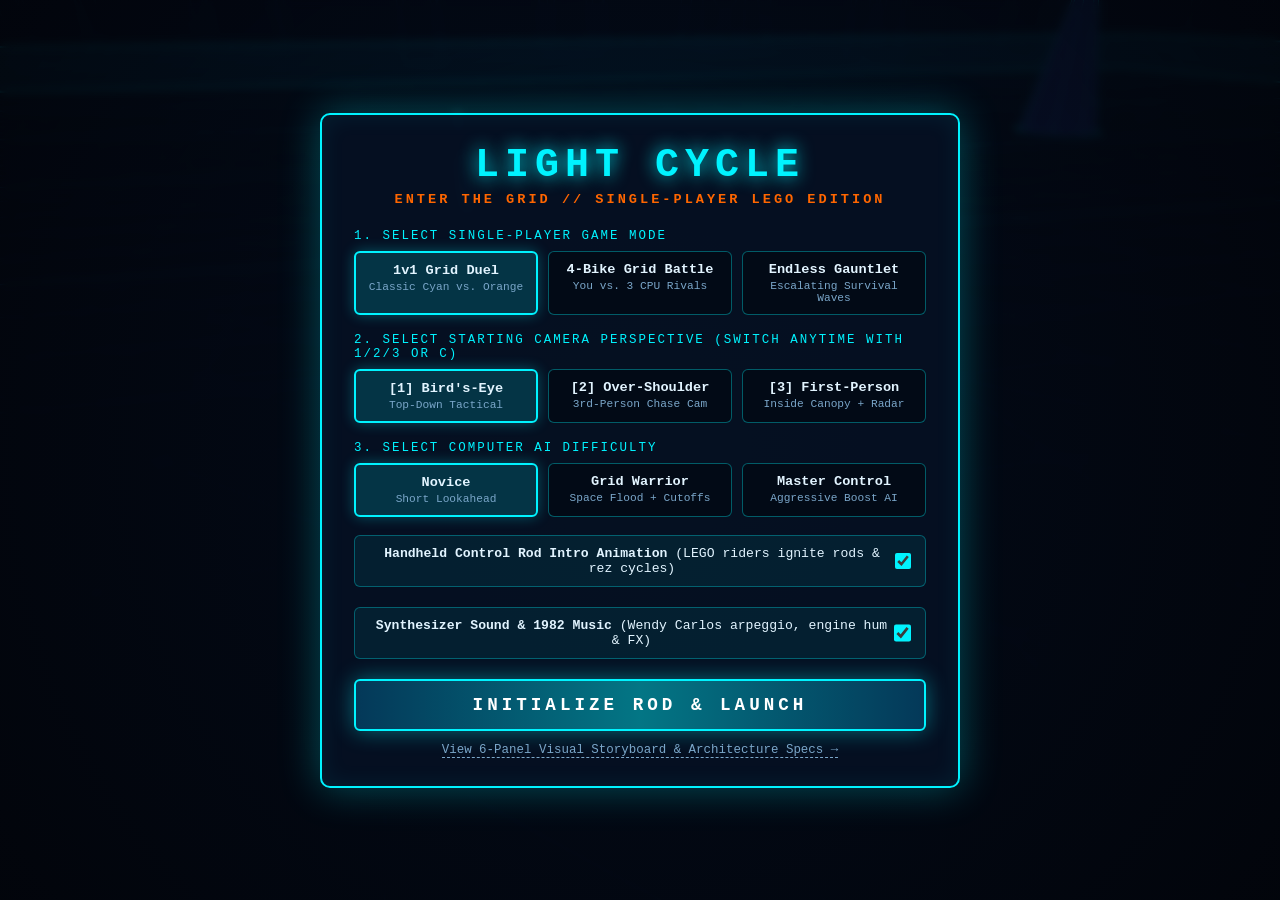
<file: index.html>
<!DOCTYPE html>
<html lang="en">
<head>
  <meta charset="UTF-8" />
  <meta name="viewport" content="width=device-width, initial-scale=1.0" />
  <title>TRON: LIGHT CYCLE — 3D Grid Arena</title>
  <link rel="stylesheet" href="style.css" />
</head>
<body>
  <div id="game-container">
    <canvas id="three-canvas"></canvas>
  </div>

  <!-- Subtle CRT Scanlines -->
  <div class="scanlines"></div>

  <!-- First-Person Tactical Gameplay HUD Overlay (Active in [3] First-Person View) -->
  <div id="cockpit-overlay">
    <svg viewBox="0 0 1600 900" preserveAspectRatio="none">
      <defs>
        <filter id="hudGlow">
          <feGaussianBlur stdDeviation="3" result="b" />
          <feMerge>
            <feMergeNode in="b" />
            <feMergeNode in="SourceGraphic" />
          </feMerge>
        </filter>
      </defs>
      <!-- Subtle Corner Visor Framing -->
      <path d="M 35,130 L 35,55 L 135,55" fill="none" stroke="#00f3ff" stroke-width="3" opacity="0.45" filter="url(#hudGlow)" />
      <path d="M 1565,130 L 1565,55 L 1465,55" fill="none" stroke="#00f3ff" stroke-width="3" opacity="0.45" filter="url(#hudGlow)" />
      <path d="M 35,770 L 35,845 L 135,845" fill="none" stroke="#00f3ff" stroke-width="3" opacity="0.45" filter="url(#hudGlow)" />
      <path d="M 1565,770 L 1565,845 L 1465,845" fill="none" stroke="#00f3ff" stroke-width="3" opacity="0.45" filter="url(#hudGlow)" />

      <!-- Horizon Lane Guide Rails (converging toward center vanishing point without blocking view) -->
      <line x1="560" y1="885" x2="735" y2="515" stroke="#00f3ff" stroke-width="1.5" stroke-dasharray="10,8" opacity="0.32" />
      <line x1="1040" y1="885" x2="865" y2="515" stroke="#00f3ff" stroke-width="1.5" stroke-dasharray="10,8" opacity="0.32" />

      <!-- Minimalist Center Horizon Pitch Ticks -->
      <line x1="755" y1="450" x2="780" y2="450" stroke="#00f3ff" stroke-width="2" opacity="0.55" />
      <line x1="820" y1="450" x2="845" y2="450" stroke="#00f3ff" stroke-width="2" opacity="0.55" />
      <circle cx="800" cy="450" r="3" fill="#00f3ff" opacity="0.7" />

      <!-- Bottom Cockpit Instrument Arc -->
      <path d="M 460,900 Q 800,820 1140,900" fill="none" stroke="#00f3ff" stroke-width="2.5" opacity="0.5" filter="url(#hudGlow)" />
    </svg>

    <!-- Dynamic Tactical Telemetry Readouts for First-Person Play -->
    <!-- Top Compass / Cardinal Heading Tape -->
    <div id="fp-compass-box">
      <span class="fp-sub-label">HEADING</span>
      <span id="fp-heading-val">EAST (090&deg;)</span>
      <span id="fp-enemy-bearing" class="fp-enemy-tag">CPU: AHEAD RIGHT</span>
    </div>

    <!-- Left Wing: Turn Clearance Sensor -->
    <div id="fp-left-sensor" class="fp-side-sensor">
      <div class="fp-sensor-header">&larr; [A] LEFT CLEARANCE</div>
      <div id="fp-left-dist" class="fp-sensor-dist">95m</div>
      <div class="fp-sensor-bar-bg">
        <div id="fp-left-bar" class="fp-sensor-bar-fill"></div>
      </div>
      <div id="fp-left-status" class="fp-sensor-status">OPEN LANE</div>
    </div>

    <!-- Right Wing: Turn Clearance Sensor -->
    <div id="fp-right-sensor" class="fp-side-sensor right">
      <div class="fp-sensor-header">RIGHT CLEARANCE [D] &rarr;</div>
      <div id="fp-right-dist" class="fp-sensor-dist">95m</div>
      <div class="fp-sensor-bar-bg">
        <div id="fp-right-bar" class="fp-sensor-bar-fill"></div>
      </div>
      <div id="fp-right-status" class="fp-sensor-status">OPEN LANE</div>
    </div>

    <!-- Center Forward Laser Rangefinder & Recommended Turn Prompt -->
    <div id="fp-forward-Cluster">
      <div id="fp-fwd-range">FWD RANGE: 148m</div>
      <div id="fp-turn-advisor"></div>
    </div>

    <!-- Bottom Center Digital Dashboard (Speed + Boost Gauge) -->
    <div id="fp-bottom-dash">
      <div class="fp-dash-item">
        <span class="fp-sub-label">VELOCITY</span>
        <span id="fp-dash-speed">143 KM/H</span>
      </div>
      <div class="fp-dash-divider"></div>
      <div class="fp-dash-item">
        <span class="fp-sub-label">TURBINE BOOST [W / SPACE]</span>
        <div class="fp-boost-track">
          <div id="fp-dash-boost"></div>
        </div>
      </div>
    </div>
  </div>

  <!-- Top HUD Bar -->
  <div id="hud-top">
    <!-- Left Box: Score & Boost Telemetry -->
    <div class="hud-box">
      <div class="hud-title">GRID TELEMETRY // TURBINE STATUS</div>
      <div class="score-row">
        <span id="score-player" class="score-item cyan">P1: 0</span>
        <span id="score-ai" class="score-item orange">CPU: 0</span>
      </div>
      <div class="telemetry-row">
        <div class="boost-bar-wrap" title="Boost Energy (Ride close to walls to slipstream-charge)">
          <div id="boost-fill"></div>
        </div>
        <span id="speed-readout">142 KM/H</span>
      </div>
    </div>

    <!-- Center Box: Live Camera Perspective Switcher & Sound Toggle -->
    <div class="hud-box">
      <div class="hud-title">CAMERA [1 / 2 / 3 / C] &bull; PAUSE [P] &bull; AUDIO [M]</div>
      <div class="cam-switcher">
        <button class="cam-btn active" data-hud-cam="BIRDS_EYE">[1] BIRD'S-EYE</button>
        <button class="cam-btn" data-hud-cam="OVER_SHOULDER">[2] OVER-SHOULDER</button>
        <button class="cam-btn" data-hud-cam="FIRST_PERSON">[3] FIRST-PERSON</button>
        <button id="hud-pause-btn" class="cam-btn" title="Pause & Free-Orbit Inspection [P]">PAUSE [P]</button>
        <button id="hud-sound-btn" class="cam-btn active" title="Toggle Sound [M]">SOUND: ON [M]</button>
      </div>
    </div>

    <!-- Right Box: 2D Radar Minimap -->
    <div id="radar-panel" class="hud-box orange">
      <div id="cpu-label" class="hud-title">CPU (NOVICE)</div>
      <canvas id="radar-canvas" width="136" height="136"></canvas>
    </div>
  </div>

  <!-- Center Status / Intro / Countdown / Proximity Banners -->
  <div id="center-banners">
    <div id="intro-stage-banner">STAGE 01 // IGNITING HANDHELD CONTROL ROD</div>
    <div id="countdown-banner">READY</div>
    <div id="proximity-warning">! WALL PROXIMITY 12m !</div>
  </div>

  <!-- Bottom Controls Hint -->
  <div id="hud-bottom">
    <span id="controls-hint-text">
      <strong>BIRD'S-EYE CONTROLS:</strong> [W/A/S/D] or [ARROWS] Cardinal Direction &bull; [SHIFT/SPACE] Boost &bull; [1/2/3 or C] Switch View
    </span>
  </div>

  <!-- Start / Configuration Modal -->
  <div id="start-modal" class="modal-backdrop">
    <div class="modal-card">
      <div class="game-logo">LIGHT CYCLE</div>
      <div class="game-sub">ENTER THE GRID // SINGLE-PLAYER LEGO EDITION</div>

      <div class="option-section">
        <span class="option-label">1. SELECT SINGLE-PLAYER GAME MODE</span>
        <div class="option-grid">
          <div class="opt-card selected" data-mode-select="DUEL">
            <div class="opt-title">1v1 Grid Duel</div>
            <div class="opt-desc">Classic Cyan vs. Orange</div>
          </div>
          <div class="opt-card" data-mode-select="BATTLE">
            <div class="opt-title">4-Bike Grid Battle</div>
            <div class="opt-desc">You vs. 3 CPU Rivals</div>
          </div>
          <div class="opt-card" data-mode-select="GAUNTLET">
            <div class="opt-title">Endless Gauntlet</div>
            <div class="opt-desc">Escalating Survival Waves</div>
          </div>
        </div>
      </div>

      <div class="option-section">
        <span class="option-label">2. SELECT STARTING CAMERA PERSPECTIVE (SWITCH ANYTIME WITH 1/2/3 OR C)</span>
        <div class="option-grid">
          <div class="opt-card selected" data-cam-select="BIRDS_EYE">
            <div class="opt-title">[1] Bird's-Eye</div>
            <div class="opt-desc">Top-Down Tactical</div>
          </div>
          <div class="opt-card" data-cam-select="OVER_SHOULDER">
            <div class="opt-title">[2] Over-Shoulder</div>
            <div class="opt-desc">3rd-Person Chase Cam</div>
          </div>
          <div class="opt-card" data-cam-select="FIRST_PERSON">
            <div class="opt-title">[3] First-Person</div>
            <div class="opt-desc">Inside Canopy + Radar</div>
          </div>
        </div>
      </div>

      <div class="option-section">
        <span class="option-label">3. SELECT COMPUTER AI DIFFICULTY</span>
        <div class="option-grid">
          <div class="opt-card selected" data-diff-select="NOVICE">
            <div class="opt-title">Novice</div>
            <div class="opt-desc">Short Lookahead</div>
          </div>
          <div class="opt-card" data-diff-select="WARRIOR">
            <div class="opt-title">Grid Warrior</div>
            <div class="opt-desc">Space Flood + Cutoffs</div>
          </div>
          <div class="opt-card" data-diff-select="MCP">
            <div class="opt-title">Master Control</div>
            <div class="opt-desc">Aggressive Boost AI</div>
          </div>
        </div>
      </div>

      <label class="intro-toggle-row">
        <span><strong>Handheld Control Rod Intro Animation</strong> (LEGO riders ignite rods &amp; rez cycles)</span>
        <input type="checkbox" id="intro-checkbox" checked />
      </label>

      <label class="intro-toggle-row">
        <span><strong>Synthesizer Sound &amp; 1982 Music</strong> (Wendy Carlos arpeggio, engine hum &amp; FX)</span>
        <input type="checkbox" id="sound-checkbox" checked />
      </label>

      <button id="launch-btn" class="primary-btn">INITIALIZE ROD &amp; LAUNCH</button>
      <a href="storyboard.html" target="_blank" class="secondary-link">View 6-Panel Visual Storyboard &amp; Architecture Specs &rarr;</a>
    </div>
  </div>

  <!-- Round Resolution / Derezz Modal -->
  <div id="gameover-modal" class="modal-backdrop hidden">
    <div class="modal-card">
      <div id="gameover-title" class="game-logo">CPU DEREZZED</div>
      <div id="gameover-sub" class="game-sub">USER DOMINATES THE GRID</div>
      <button id="rematch-btn" class="primary-btn" style="margin-bottom: 10px;">NEXT ROUND [SPACE]</button>
      <button id="menu-btn" class="cam-btn" style="width: 100%; padding: 10px;">CONFIGURE MODE / CAMERA / DIFFICULTY</button>
    </div>
  </div>

  <script src="three.min.js"></script>
  <script src="three.postprocessing.js"></script>
  <script src="game.bundle.js?v=13"></script>
</body>
</html>
</file>
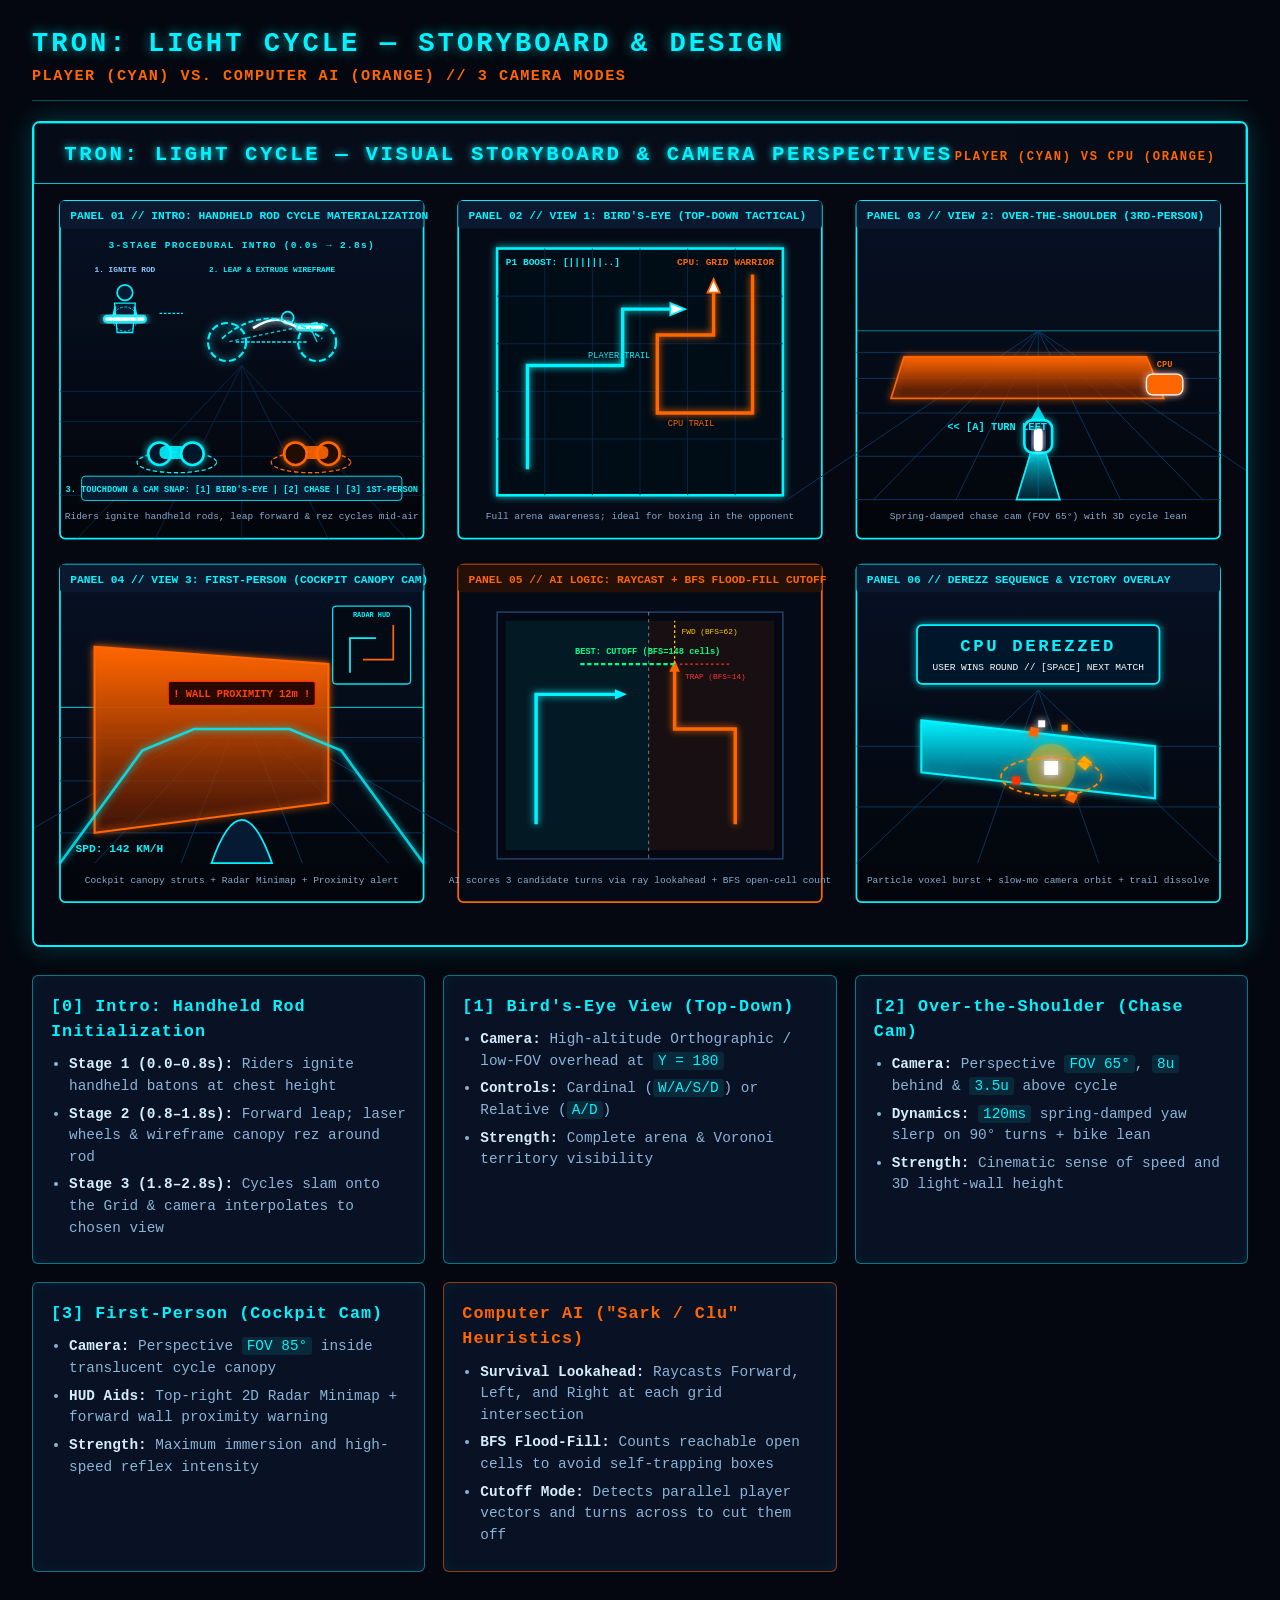
<file: storyboard.html>
<!DOCTYPE html>
<html lang="en">
<head>
  <meta charset="UTF-8" />
  <meta name="viewport" content="width=device-width, initial-scale=1.0" />
  <title>Tron Light Cycle — Storyboard &amp; Architecture Plan</title>
  <style>
    :root {
      --bg: #04070f;
      --panel: #081224;
      --cyan: #00f3ff;
      --orange: #ff6600;
      --text: #d6ecff;
      --muted: #8ab4d8;
    }
    * { box-sizing: border-box; margin: 0; padding: 0; }
    body {
      background: var(--bg);
      color: var(--text);
      font-family: 'Courier New', Courier, monospace;
      padding: 24px 32px;
      line-height: 1.5;
      max-width: 1500px;
      margin: 0 auto;
    }
    header {
      display: flex;
      justify-content: space-between;
      align-items: baseline;
      flex-wrap: wrap;
      border-bottom: 1px solid rgba(0, 243, 255, 0.3);
      padding-bottom: 12px;
      margin-bottom: 20px;
    }
    h1 {
      color: var(--cyan);
      text-shadow: 0 0 12px rgba(0, 243, 255, 0.6);
      letter-spacing: 3px;
      font-size: 1.7rem;
    }
    .subtitle {
      color: var(--orange);
      font-size: 0.95rem;
      letter-spacing: 1.5px;
      font-weight: bold;
    }
    .storyboard-frame {
      border: 2px solid var(--cyan);
      border-radius: 8px;
      overflow: hidden;
      box-shadow: 0 0 28px rgba(0, 243, 255, 0.22);
      background: #050811;
      margin-bottom: 28px;
    }
    .storyboard-frame svg {
      display: block;
      width: 100%;
      height: auto;
    }
    .grid-specs {
      display: grid;
      grid-template-columns: repeat(auto-fit, minmax(320px, 1fr));
      gap: 18px;
      margin-bottom: 24px;
    }
    .card {
      background: var(--panel);
      border: 1px solid rgba(0, 243, 255, 0.45);
      border-radius: 6px;
      padding: 18px;
      box-shadow: inset 0 0 15px rgba(0, 243, 255, 0.05);
    }
    .card.orange {
      border-color: rgba(255, 102, 0, 0.55);
    }
    .card h3 {
      color: var(--cyan);
      margin-bottom: 10px;
      font-size: 1.05rem;
      letter-spacing: 1px;
    }
    .card.orange h3 {
      color: var(--orange);
    }
    .card li {
      color: var(--muted);
      font-size: 0.9rem;
      margin-bottom: 6px;
    }
    .card strong {
      color: var(--text);
    }
    .card ul {
      padding-left: 18px;
    }
    code {
      color: var(--cyan);
      background: rgba(0, 243, 255, 0.1);
      padding: 1px 5px;
      border-radius: 3px;
    }
  </style>
</head>
<body>
  <header>
    <h1>TRON: LIGHT CYCLE — STORYBOARD &amp; DESIGN</h1>
    <div class="subtitle">PLAYER (CYAN) VS. COMPUTER AI (ORANGE) // 3 CAMERA MODES</div>
  </header>

  <div class="storyboard-frame">
    <svg xmlns="http://www.w3.org/2000/svg" viewBox="0 0 1400 950" width="100%" height="100%" style="background:#050811; font-family: 'Courier New', monospace;">
      <defs>
        <filter id="cyanGlow" x="-30%" y="-30%" width="160%" height="160%">
          <feGaussianBlur stdDeviation="4" result="blur" />
          <feMerge>
            <feMergeNode in="blur" />
            <feMergeNode in="SourceGraphic" />
          </feMerge>
        </filter>
        <filter id="orangeGlow" x="-30%" y="-30%" width="160%" height="160%">
          <feGaussianBlur stdDeviation="4" result="blur" />
          <feMerge>
            <feMergeNode in="blur" />
            <feMergeNode in="SourceGraphic" />
          </feMerge>
        </filter>
        <linearGradient id="gridGrad" x1="0" y1="0" x2="0" y2="1">
          <stop offset="0%" stop-color="#071124" />
          <stop offset="100%" stop-color="#02050a" />
        </linearGradient>
        <linearGradient id="cyanWall" x1="0" y1="0" x2="0" y2="1">
          <stop offset="0%" stop-color="#00f3ff" stop-opacity="0.95" />
          <stop offset="100%" stop-color="#005577" stop-opacity="0.35" />
        </linearGradient>
        <linearGradient id="orangeWall" x1="0" y1="0" x2="0" y2="1">
          <stop offset="0%" stop-color="#ff6600" stop-opacity="0.95" />
          <stop offset="100%" stop-color="#661a00" stop-opacity="0.35" />
        </linearGradient>
      </defs>

      <!-- Main Header Banner -->
      <rect x="0" y="0" width="1400" height="70" fill="#070d19" stroke="#00f3ff" stroke-width="1" opacity="0.95"/>
      <text x="35" y="43" fill="#00f3ff" font-size="24" font-weight="bold" letter-spacing="3" filter="url(#cyanGlow)">TRON: LIGHT CYCLE — VISUAL STORYBOARD &amp; CAMERA PERSPECTIVES</text>
      <text x="1365" y="43" fill="#ff6600" font-size="14" font-weight="bold" text-anchor="end" letter-spacing="2">PLAYER (CYAN) VS CPU (ORANGE)</text>

      <!-- ================================================================= -->
      <!-- PANEL 1: BATON / ROD INITIALIZATION INTRO ANIMATION (TOP LEFT)    -->
      <!-- ================================================================= -->
      <g transform="translate(30, 90)">
        <rect width="420" height="390" rx="6" fill="url(#gridGrad)" stroke="#00f3ff" stroke-width="2" />
        <rect width="420" height="32" rx="4" fill="#0a192f" />
        <text x="12" y="21" fill="#00f3ff" font-size="13" font-weight="bold">PANEL 01 // INTRO: HANDHELD ROD CYCLE MATERIALIZATION</text>

        <!-- Perspective Grid Lines -->
        <g stroke="#0d3b66" stroke-width="1" opacity="0.65">
          <line x1="0" y1="220" x2="420" y2="220" />
          <line x1="0" y1="255" x2="420" y2="255" />
          <line x1="0" y1="295" x2="420" y2="295" />
          <line x1="0" y1="340" x2="420" y2="340" />
          <line x1="210" y1="190" x2="20" y2="390" />
          <line x1="210" y1="190" x2="110" y2="390" />
          <line x1="210" y1="190" x2="210" y2="390" />
          <line x1="210" y1="190" x2="310" y2="390" />
          <line x1="210" y1="190" x2="400" y2="390" />
        </g>

        <!-- Stage Callout Sub-header -->
        <text x="210" y="54" fill="#00f3ff" font-size="11" font-weight="bold" text-anchor="middle" letter-spacing="1.5">3-STAGE PROCEDURAL INTRO (0.0s &rarr; 2.8s)</text>

        <!-- STEP A (Left): Rider Igniting Handheld Baton -->
        <g transform="translate(75, 130)">
          <text x="0" y="-48" fill="#88ccff" font-size="9" font-weight="bold" text-anchor="middle">1. IGNITE ROD</text>
          <!-- Helmet & Torso -->
          <circle cx="0" cy="-24" r="9" fill="#061a33" stroke="#00f3ff" stroke-width="2" />
          <path d="M -12,-12 L 12,-12 L 9,22 L -9,22 Z" fill="#061a33" stroke="#00f3ff" stroke-width="1.5" />
          <!-- Arms holding Baton -->
          <line x1="-11" y1="-8" x2="-14" y2="6" stroke="#00f3ff" stroke-width="2.5" />
          <line x1="11" y1="-8" x2="14" y2="6" stroke="#00f3ff" stroke-width="2.5" />
          <!-- Glowing Handheld Baton / Rod -->
          <rect x="-24" y="3" width="48" height="7" rx="3.5" fill="#ffffff" stroke="#00f3ff" stroke-width="2.5" filter="url(#cyanGlow)" />
          <circle cx="0" cy="6.5" r="14" fill="none" stroke="#00f3ff" stroke-width="1" stroke-dasharray="3,2" />
        </g>

        <!-- Arrow 1 -> 2 -->
        <path d="M 115,130 L 142,130" stroke="#00f3ff" stroke-width="1.5" stroke-dasharray="3,2" />

        <!-- STEP B (Center-Right): Rider Leaping Forward & Wireframe Cycle Forming Around Rod -->
        <g transform="translate(245, 145)">
          <text x="0" y="-63" fill="#00f3ff" font-size="9" font-weight="bold" text-anchor="middle">2. LEAP &amp; EXTRUDE WIREFRAME</text>
          <!-- Forming Front & Rear Light Wheels (Dashed Laser Rings) -->
          <circle cx="52" cy="18" r="22" fill="none" stroke="#00f3ff" stroke-width="2.5" stroke-dasharray="8,4" filter="url(#cyanGlow)" />
          <circle cx="-52" cy="18" r="22" fill="none" stroke="#00f3ff" stroke-width="2.5" stroke-dasharray="8,4" filter="url(#cyanGlow)" />
          <!-- Glowing Baton Extended Forward in Rider's Hands -->
          <rect x="28" y="-2" width="32" height="6" rx="3" fill="#ffffff" stroke="#00f3ff" stroke-width="2" filter="url(#cyanGlow)" />
          <!-- Projection Beams from Baton to Wheels & Canopy -->
          <line x1="44" y1="1" x2="52" y2="18" stroke="#00f3ff" stroke-width="1.5" opacity="0.85" />
          <line x1="30" y1="1" x2="-52" y2="18" stroke="#00f3ff" stroke-width="1.5" stroke-dasharray="4,3" opacity="0.85" />
          <!-- Rider Body Horizontally Leaping -->
          <circle cx="18" cy="-10" r="7" fill="#061a33" stroke="#00f3ff" stroke-width="2" />
          <path d="M -22,2 Q 0,-12 14,-6 L 28,0" fill="none" stroke="#ffffff" stroke-width="3" filter="url(#cyanGlow)" />
          <!-- Wireframe Canopy Arch Materializing Over Back -->
          <path d="M -58,14 Q -5,-32 58,14" fill="none" stroke="#00f3ff" stroke-width="2" stroke-dasharray="6,3" filter="url(#cyanGlow)" />
          <path d="M -42,18 L 42,18" stroke="#00f3ff" stroke-width="1.5" stroke-dasharray="4,2" />
        </g>

        <!-- STEP C (Bottom Floor): Both Player (Cyan) & CPU (Orange) Cycles Slamming onto Grid -->
        <ellipse cx="135" cy="302" rx="46" ry="12" fill="none" stroke="#00f3ff" stroke-width="1.5" stroke-dasharray="5,3" />
        <circle cx="115" cy="292" r="13" fill="#041529" stroke="#00f3ff" stroke-width="3" filter="url(#cyanGlow)" />
        <rect x="115" y="283" width="38" height="15" rx="6" fill="#00f3ff" opacity="0.9" />
        <circle cx="153" cy="292" r="13" fill="#041529" stroke="#00f3ff" stroke-width="3" filter="url(#cyanGlow)" />

        <ellipse cx="290" cy="302" rx="46" ry="12" fill="none" stroke="#ff6600" stroke-width="1.5" stroke-dasharray="5,3" />
        <circle cx="310" cy="292" r="13" fill="#240d00" stroke="#ff6600" stroke-width="3" filter="url(#orangeGlow)" />
        <rect x="272" y="283" width="38" height="15" rx="6" fill="#ff6600" opacity="0.9" />
        <circle cx="272" cy="292" r="13" fill="#240d00" stroke="#ff6600" stroke-width="3" filter="url(#orangeGlow)" />

        <!-- Camera Select Bar Overlay at Bottom of Panel 1 -->
        <rect x="25" y="318" width="370" height="28" rx="4" fill="#071a30" stroke="#00f3ff" stroke-width="1" />
        <text x="210" y="336" fill="#00f3ff" font-size="10" font-weight="bold" text-anchor="middle">3. TOUCHDOWN &amp; CAM SNAP: [1] BIRD'S-EYE | [2] CHASE | [3] 1ST-PERSON</text>
        <text x="210" y="368" fill="#88aacc" font-size="11" text-anchor="middle">Riders ignite handheld rods, leap forward &amp; rez cycles mid-air</text>
      </g>

      <!-- ================================================================= -->
      <!-- PANEL 2: VIEW 1 — BIRD'S-EYE TACTICAL VIEW (TOP CENTER)           -->
      <!-- ================================================================= -->
      <g transform="translate(490, 90)">
        <rect width="420" height="390" rx="6" fill="#040b16" stroke="#00f3ff" stroke-width="2" />
        <rect width="420" height="32" rx="4" fill="#0a192f" />
        <text x="12" y="21" fill="#00f3ff" font-size="13" font-weight="bold">PANEL 02 // VIEW 1: BIRD'S-EYE (TOP-DOWN TACTICAL)</text>

        <!-- Top-down Arena Box -->
        <rect x="45" y="55" width="330" height="285" fill="#030812" stroke="#00f3ff" stroke-width="3" filter="url(#cyanGlow)" />

        <!-- Subtle 2D Grid -->
        <g stroke="#0b2948" stroke-width="1">
          <line x1="100" y1="55" x2="100" y2="340" />
          <line x1="155" y1="55" x2="155" y2="340" />
          <line x1="210" y1="55" x2="210" y2="340" />
          <line x1="265" y1="55" x2="265" y2="340" />
          <line x1="320" y1="55" x2="320" y2="340" />
          <line x1="45" y1="110" x2="375" y2="110" />
          <line x1="45" y1="165" x2="375" y2="165" />
          <line x1="45" y1="220" x2="375" y2="220" />
          <line x1="45" y1="275" x2="375" y2="275" />
        </g>

        <!-- Player Cyan Trail (Orthogonal 90 deg path) -->
        <polyline points="80,310 80,190 190,190 190,125 250,125" fill="none" stroke="#00f3ff" stroke-width="4" filter="url(#cyanGlow)" />
        <!-- Player Cycle Arrow -->
        <polygon points="262,125 245,118 245,132" fill="#ffffff" stroke="#00f3ff" stroke-width="2" />
        <text x="150" y="182" fill="#00f3ff" font-size="10">PLAYER TRAIL</text>

        <!-- AI Orange Trail -->
        <polyline points="340,85 340,245 230,245 230,155 295,155 295,102" fill="none" stroke="#ff6600" stroke-width="4" filter="url(#orangeGlow)" />
        <!-- AI Cycle Arrow -->
        <polygon points="295,90 288,106 302,106" fill="#ffffff" stroke="#ff6600" stroke-width="2" />
        <text x="242" y="260" fill="#ff6600" font-size="10">CPU TRAIL</text>

        <!-- HUD Top Bar inside View -->
        <text x="55" y="74" fill="#00f3ff" font-size="11" font-weight="bold">P1 BOOST: [||||||..]</text>
        <text x="365" y="74" fill="#ff6600" font-size="11" font-weight="bold" text-anchor="end">CPU: GRID WARRIOR</text>

        <text x="210" y="368" fill="#88aacc" font-size="11" text-anchor="middle">Full arena awareness; ideal for boxing in the opponent</text>
      </g>

      <!-- ================================================================= -->
      <!-- PANEL 3: VIEW 2 — OVER-THE-SHOULDER 3D CHASE CAM (TOP RIGHT)      -->
      <!-- ================================================================= -->
      <g transform="translate(950, 90)">
        <rect width="420" height="390" rx="6" fill="url(#gridGrad)" stroke="#00f3ff" stroke-width="2" />
        <rect width="420" height="32" rx="4" fill="#0a192f" />
        <text x="12" y="21" fill="#00f3ff" font-size="13" font-weight="bold">PANEL 03 // VIEW 2: OVER-THE-SHOULDER (3RD-PERSON)</text>

        <!-- Horizon Line -->
        <line x1="0" y1="150" x2="420" y2="150" stroke="#00f3ff" stroke-width="1" opacity="0.6" />

        <!-- 3D Perspective Floor Grid -->
        <g stroke="#0d3b66" stroke-width="1">
          <line x1="210" y1="150" x2="-80" y2="345" />
          <line x1="210" y1="150" x2="20" y2="345" />
          <line x1="210" y1="150" x2="115" y2="345" />
          <line x1="210" y1="150" x2="210" y2="345" />
          <line x1="210" y1="150" x2="305" y2="345" />
          <line x1="210" y1="150" x2="400" y2="345" />
          <line x1="210" y1="150" x2="500" y2="345" />
          <line x1="0" y1="175" x2="420" y2="175" />
          <line x1="0" y1="205" x2="420" y2="205" />
          <line x1="0" y1="245" x2="420" y2="245" />
          <line x1="0" y1="295" x2="420" y2="295" />
          <line x1="0" y1="345" x2="420" y2="345" />
        </g>

        <!-- Enemy Orange Light Ribbon Cutting Across Ahead -->
        <polygon points="55,180 335,180 355,228 40,228" fill="url(#orangeWall)" stroke="#ff6600" stroke-width="2" filter="url(#orangeGlow)" />
        <!-- Enemy Cycle on Right -->
        <rect x="335" y="200" width="42" height="24" rx="7" fill="#ff6600" stroke="#ffffff" stroke-width="1.5" filter="url(#orangeGlow)" />
        <text x="356" y="192" fill="#ff6600" font-size="10" font-weight="bold" text-anchor="middle">CPU</text>

        <!-- Player's Own Cyan Trail Behind Cycle -->
        <polygon points="203,285 217,285 235,345 185,345" fill="url(#cyanWall)" stroke="#00f3ff" stroke-width="2" />

        <!-- Player Light Cycle (3D Rear/Chase View) -->
        <g transform="translate(210, 275)">
          <rect x="-16" y="-22" width="32" height="38" rx="10" fill="#06152d" stroke="#00f3ff" stroke-width="3" filter="url(#cyanGlow)" />
          <path d="M -10,-20 L 0,-38 L 10,-20 Z" fill="#00f3ff" opacity="0.85" />
          <rect x="-5" y="-12" width="10" height="26" rx="4" fill="#ffffff" filter="url(#cyanGlow)" />
        </g>

        <!-- Turn Prompt Indicator -->
        <text x="105" y="265" fill="#00f3ff" font-size="12" font-weight="bold">&lt;&lt; [A] TURN LEFT</text>
        <text x="210" y="368" fill="#88aacc" font-size="11" text-anchor="middle">Spring-damped chase cam (FOV 65°) with 3D cycle lean</text>
      </g>

      <!-- ================================================================= -->
      <!-- PANEL 4: VIEW 3 — FIRST-PERSON COCKPIT VIEW (BOTTOM LEFT)         -->
      <!-- ================================================================= -->
      <g transform="translate(30, 510)">
        <rect width="420" height="390" rx="6" fill="url(#gridGrad)" stroke="#00f3ff" stroke-width="2" />
        <rect width="420" height="32" rx="4" fill="#0a192f" />
        <text x="12" y="21" fill="#00f3ff" font-size="13" font-weight="bold">PANEL 04 // VIEW 3: FIRST-PERSON (COCKPIT CANOPY CAM)</text>

        <!-- Horizon -->
        <line x1="0" y1="165" x2="420" y2="165" stroke="#00f3ff" stroke-width="1" />

        <!-- High-Speed Perspective Grid -->
        <g stroke="#0d3b66" stroke-width="1">
          <line x1="210" y1="165" x2="-100" y2="345" />
          <line x1="210" y1="165" x2="40" y2="345" />
          <line x1="210" y1="165" x2="140" y2="345" />
          <line x1="210" y1="165" x2="280" y2="345" />
          <line x1="210" y1="165" x2="380" y2="345" />
          <line x1="210" y1="165" x2="520" y2="345" />
          <line x1="0" y1="200" x2="420" y2="200" />
          <line x1="0" y1="250" x2="420" y2="250" />
          <line x1="0" y1="310" x2="420" y2="310" />
        </g>

        <!-- Towering Looming Orange Wall Right in Front of Canopy -->
        <polygon points="40,95 310,115 310,275 40,310" fill="url(#orangeWall)" stroke="#ff6600" stroke-width="2.5" filter="url(#orangeGlow)" />

        <!-- Threat Proximity Warning in Cockpit HUD -->
        <rect x="125" y="135" width="170" height="28" rx="3" fill="#2a0800" stroke="#ff3300" stroke-width="1.5" />
        <text x="210" y="153" fill="#ff4400" font-size="12" font-weight="bold" text-anchor="middle">! WALL PROXIMITY 12m !</text>

        <!-- Translucent Cockpit Frame Struts & Front Wheel Arch -->
        <path d="M 0,345 L 95,215 L 155,190 L 265,190 L 325,215 L 420,345" fill="none" stroke="#00f3ff" stroke-width="3" opacity="0.85" filter="url(#cyanGlow)" />
        <!-- Front Tire Fairing Nose -->
        <path d="M 175,345 Q 210,245 245,345 Z" fill="#061a33" stroke="#00f3ff" stroke-width="2" />
        <line x1="210" y1="265" x2="210" y2="345" stroke="#ffffff" stroke-width="2" filter="url(#cyanGlow)" />

        <!-- Radar Minimap (Essential for First-Person) -->
        <rect x="315" y="48" width="90" height="90" rx="4" fill="#030a14" stroke="#00f3ff" stroke-width="1.5" opacity="0.92" />
        <text x="360" y="61" fill="#00f3ff" font-size="8" font-weight="bold" text-anchor="middle">RADAR HUD</text>
        <polyline points="335,125 335,85 365,85" fill="none" stroke="#00f3ff" stroke-width="2" />
        <polyline points="385,70 385,110 350,110" fill="none" stroke="#ff6600" stroke-width="2" />

        <!-- Speedometer HUD -->
        <text x="18" y="332" fill="#00f3ff" font-size="13" font-weight="bold">SPD: 142 KM/H</text>
        <text x="210" y="368" fill="#88aacc" font-size="11" text-anchor="middle">Cockpit canopy struts + Radar Minimap + Proximity alert</text>
      </g>

      <!-- ================================================================= -->
      <!-- PANEL 5: AI TACTICAL CUTOFF & VORONOI BOX-IN (BOTTOM CENTER)      -->
      <!-- ================================================================= -->
      <g transform="translate(490, 510)">
        <rect width="420" height="390" rx="6" fill="#040b16" stroke="#ff6600" stroke-width="2" />
        <rect width="420" height="32" rx="4" fill="#241006" />
        <text x="12" y="21" fill="#ff6600" font-size="13" font-weight="bold">PANEL 05 // AI LOGIC: RAYCAST + BFS FLOOD-FILL CUTOFF</text>

        <!-- Diagram of AI Decision Tree on Grid -->
        <rect x="45" y="55" width="330" height="285" fill="#030812" stroke="#1e3a5f" stroke-width="2" />

        <!-- Shaded Voronoi Territory Regions -->
        <rect x="55" y="65" width="165" height="265" fill="#00f3ff" opacity="0.08" />
        <rect x="220" y="65" width="145" height="265" fill="#ff6600" opacity="0.08" />
        <line x1="220" y1="55" x2="220" y2="340" stroke="#ffffff" stroke-width="1" stroke-dasharray="4,4" opacity="0.5" />

        <!-- Trails -->
        <polyline points="90,300 90,150 185,150" fill="none" stroke="#00f3ff" stroke-width="4" filter="url(#cyanGlow)" />
        <polygon points="195,150 181,144 181,156" fill="#00f3ff" />

        <polyline points="320,300 320,190 250,190 250,120" fill="none" stroke="#ff6600" stroke-width="4" filter="url(#orangeGlow)" />
        <polygon points="250,110 244,124 256,124" fill="#ff6600" />

        <!-- AI Candidate Rays -->
        <line x1="250" y1="115" x2="140" y2="115" stroke="#00ff88" stroke-width="2.5" stroke-dasharray="5,3" />
        <text x="135" y="103" fill="#00ff88" font-size="10" font-weight="bold">BEST: CUTOFF (BFS=148 cells)</text>

        <line x1="250" y1="115" x2="250" y2="65" stroke="#ffcc00" stroke-width="1.5" stroke-dasharray="3,3" />
        <text x="258" y="80" fill="#ffcc00" font-size="9">FWD (BFS=62)</text>

        <line x1="250" y1="115" x2="315" y2="115" stroke="#ff3333" stroke-width="1.5" stroke-dasharray="3,3" />
        <text x="262" y="132" fill="#ff3333" font-size="9">TRAP (BFS=14)</text>

        <text x="210" y="368" fill="#88aacc" font-size="11" text-anchor="middle">AI scores 3 candidate turns via ray lookahead + BFS open-cell count</text>
      </g>

      <!-- ================================================================= -->
      <!-- PANEL 6: DEREZZ EXPLOSION & MATCH RESOLUTION (BOTTOM RIGHT)       -->
      <!-- ================================================================= -->
      <g transform="translate(950, 510)">
        <rect width="420" height="390" rx="6" fill="url(#gridGrad)" stroke="#00f3ff" stroke-width="2" />
        <rect width="420" height="32" rx="4" fill="#0a192f" />
        <text x="12" y="21" fill="#00f3ff" font-size="13" font-weight="bold">PANEL 06 // DEREZZ SEQUENCE &amp; VICTORY OVERLAY</text>

        <!-- Perspective Grid -->
        <g stroke="#0d3b66" stroke-width="1">
          <line x1="210" y1="145" x2="0" y2="345" />
          <line x1="210" y1="145" x2="140" y2="345" />
          <line x1="210" y1="145" x2="280" y2="345" />
          <line x1="210" y1="145" x2="420" y2="345" />
          <line x1="0" y1="210" x2="420" y2="210" />
          <line x1="0" y1="280" x2="420" y2="280" />
        </g>

        <!-- Winning Cyan Wall -->
        <polygon points="75,180 345,210 345,270 75,240" fill="url(#cyanWall)" stroke="#00f3ff" stroke-width="2.5" filter="url(#cyanGlow)" />

        <!-- Voxel Derezz Explosion (Orange CPU crashing into Cyan Wall) -->
        <g transform="translate(225, 235)" filter="url(#orangeGlow)">
          <circle cx="0" cy="0" r="28" fill="#ffaa00" opacity="0.35" />
          <rect x="-35" y="-40" width="10" height="10" fill="#ff6600" transform="rotate(15)" />
          <rect x="20" y="-35" width="12" height="12" fill="#ffaa00" transform="rotate(40)" />
          <rect x="-45" y="10" width="9" height="9" fill="#ff3300" />
          <rect x="30" y="15" width="11" height="11" fill="#ff6600" transform="rotate(25)" />
          <rect x="-15" y="-55" width="8" height="8" fill="#ffffff" />
          <rect x="12" y="-50" width="7" height="7" fill="#ff8800" />
          <rect x="-8" y="-8" width="16" height="16" fill="#ffffff" />
          <ellipse cx="0" cy="10" rx="58" ry="22" fill="none" stroke="#ff8800" stroke-width="2" stroke-dasharray="6,4" />
        </g>

        <!-- Victory Banner Overlay -->
        <rect x="70" y="70" width="280" height="68" rx="6" fill="#041529" stroke="#00f3ff" stroke-width="2" filter="url(#cyanGlow)" />
        <text x="210" y="100" fill="#00f3ff" font-size="20" font-weight="bold" text-anchor="middle" letter-spacing="3">CPU DEREZZED</text>
        <text x="210" y="122" fill="#ffffff" font-size="11" text-anchor="middle">USER WINS ROUND // [SPACE] NEXT MATCH</text>

        <text x="210" y="368" fill="#88aacc" font-size="11" text-anchor="middle">Particle voxel burst + slow-mo camera orbit + trail dissolve</text>
      </g>
    </svg>
  </div>

  <div class="grid-specs">
    <div class="card">
      <h3>[0] Intro: Handheld Rod Initialization</h3>
      <ul>
        <li><strong>Stage 1 (0.0–0.8s):</strong> Riders ignite handheld batons at chest height</li>
        <li><strong>Stage 2 (0.8–1.8s):</strong> Forward leap; laser wheels &amp; wireframe canopy rez around rod</li>
        <li><strong>Stage 3 (1.8–2.8s):</strong> Cycles slam onto the Grid &amp; camera interpolates to chosen view</li>
      </ul>
    </div>
    <div class="card">
      <h3>[1] Bird's-Eye View (Top-Down)</h3>
      <ul>
        <li><strong>Camera:</strong> High-altitude Orthographic / low-FOV overhead at <code>Y = 180</code></li>
        <li><strong>Controls:</strong> Cardinal (<code>W/A/S/D</code>) or Relative (<code>A/D</code>)</li>
        <li><strong>Strength:</strong> Complete arena &amp; Voronoi territory visibility</li>
      </ul>
    </div>
    <div class="card">
      <h3>[2] Over-the-Shoulder (Chase Cam)</h3>
      <ul>
        <li><strong>Camera:</strong> Perspective <code>FOV 65°</code>, <code>8u</code> behind &amp; <code>3.5u</code> above cycle</li>
        <li><strong>Dynamics:</strong> <code>120ms</code> spring-damped yaw slerp on 90° turns + bike lean</li>
        <li><strong>Strength:</strong> Cinematic sense of speed and 3D light-wall height</li>
      </ul>
    </div>
    <div class="card">
      <h3>[3] First-Person (Cockpit Cam)</h3>
      <ul>
        <li><strong>Camera:</strong> Perspective <code>FOV 85°</code> inside translucent cycle canopy</li>
        <li><strong>HUD Aids:</strong> Top-right 2D Radar Minimap + forward wall proximity warning</li>
        <li><strong>Strength:</strong> Maximum immersion and high-speed reflex intensity</li>
      </ul>
    </div>
    <div class="card orange">
      <h3>Computer AI ("Sark / Clu" Heuristics)</h3>
      <ul>
        <li><strong>Survival Lookahead:</strong> Raycasts Forward, Left, and Right at each grid intersection</li>
        <li><strong>BFS Flood-Fill:</strong> Counts reachable open cells to avoid self-trapping boxes</li>
        <li><strong>Cutoff Mode:</strong> Detects parallel player vectors and turns across to cut them off</li>
      </ul>
    </div>
  </div>
</body>
</html>
</file>
<file: style.css>
:root {
  --bg-dark: #03060e;
  --panel-bg: rgba(6, 16, 34, 0.84);
  --cyan: #00f3ff;
  --cyan-dim: rgba(0, 243, 255, 0.28);
  --orange: #ff6600;
  --orange-dim: rgba(255, 102, 0, 0.28);
  --danger: #ff2a55;
  --text: #e2f4ff;
  --muted: #7aa6c9;
}

* {
  box-sizing: border-box;
  margin: 0;
  padding: 0;
  user-select: none;
}

html, body {
  width: 100%;
  height: 100%;
  overflow: hidden;
  background: var(--bg-dark);
  color: var(--text);
  font-family: 'Courier New', Courier, monospace;
}

#game-container {
  position: fixed;
  inset: 0;
  width: 100vw;
  height: 100vh;
}

canvas#three-canvas {
  display: block;
  width: 100%;
  height: 100%;
}

/* Subtle CRT Scanline Overlay */
.scanlines {
  position: fixed;
  inset: 0;
  pointer-events: none;
  background: repeating-linear-gradient(
    to bottom,
    rgba(255, 255, 255, 0) 0px,
    rgba(255, 255, 255, 0) 2px,
    rgba(0, 243, 255, 0.025) 3px,
    rgba(0, 0, 0, 0.14) 4px
  );
  z-index: 5;
}

/* First-Person Cockpit Canopy Overlay */
#cockpit-overlay {
  position: fixed;
  inset: 0;
  pointer-events: none;
  z-index: 4;
  opacity: 0;
  transition: opacity 0.25s ease;
}

#cockpit-overlay.active {
  opacity: 1;
}

#cockpit-overlay svg {
  width: 100%;
  height: 100%;
}

/* First-Person Tactical Gameplay HUD Widgets */
#fp-compass-box {
  position: absolute;
  top: 84px;
  left: 50%;
  transform: translateX(-50%);
  background: rgba(4, 14, 30, 0.82);
  border: 1px solid rgba(0, 243, 255, 0.55);
  box-shadow: 0 0 14px rgba(0, 243, 255, 0.22);
  border-radius: 4px;
  padding: 5px 16px;
  display: flex;
  align-items: center;
  gap: 14px;
  font-size: 0.82rem;
  letter-spacing: 1.5px;
}

.fp-sub-label {
  color: var(--muted);
  font-size: 0.68rem;
  letter-spacing: 2px;
}

#fp-heading-val {
  color: var(--cyan);
  font-weight: bold;
  text-shadow: 0 0 8px var(--cyan);
}

.fp-enemy-tag {
  color: var(--orange);
  font-weight: bold;
  font-size: 0.76rem;
  border-left: 1px solid rgba(0, 243, 255, 0.3);
  padding-left: 12px;
}

/* Left & Right Blind-Spot Turn Clearance Sensors */
.fp-side-sensor {
  position: absolute;
  top: 50%;
  left: 34px;
  transform: translateY(-50%);
  width: 175px;
  background: rgba(4, 14, 30, 0.78);
  border-left: 3px solid var(--cyan);
  border-top: 1px solid rgba(0, 243, 255, 0.35);
  border-bottom: 1px solid rgba(0, 243, 255, 0.35);
  padding: 10px 14px;
  border-radius: 4px;
  box-shadow: 0 0 16px rgba(0, 243, 255, 0.16);
}

.fp-side-sensor.right {
  left: auto;
  right: 34px;
  border-left: none;
  border-right: 3px solid var(--cyan);
  text-align: right;
}

.fp-side-sensor.danger {
  border-color: var(--danger);
  background: rgba(45, 6, 15, 0.82);
  box-shadow: 0 0 18px rgba(255, 42, 85, 0.35);
}

.fp-sensor-header {
  font-size: 0.68rem;
  color: var(--muted);
  letter-spacing: 1px;
  margin-bottom: 4px;
}

.fp-sensor-dist {
  font-size: 1.45rem;
  font-weight: bold;
  color: var(--cyan);
  text-shadow: 0 0 10px rgba(0, 243, 255, 0.6);
  margin-bottom: 6px;
}

.fp-side-sensor.danger .fp-sensor-dist {
  color: var(--danger);
  text-shadow: 0 0 10px var(--danger);
}

.fp-sensor-bar-bg {
  width: 100%;
  height: 7px;
  background: rgba(0, 243, 255, 0.14);
  border-radius: 3px;
  overflow: hidden;
  margin-bottom: 5px;
}

.fp-sensor-bar-fill {
  height: 100%;
  width: 100%;
  background: var(--cyan);
  box-shadow: 0 0 8px var(--cyan);
  transition: width 0.08s linear, background-color 0.15s ease;
}

.fp-sensor-status {
  font-size: 0.7rem;
  font-weight: bold;
  letter-spacing: 1.5px;
  color: #00ff9d;
}

/* Forward Rangefinder & Turn Advisor */
#fp-forward-Cluster {
  position: absolute;
  top: 53%;
  left: 50%;
  transform: translateX(-50%);
  text-align: center;
  display: flex;
  flex-direction: column;
  align-items: center;
  gap: 6px;
}

#fp-fwd-range {
  font-size: 0.86rem;
  font-weight: bold;
  letter-spacing: 2px;
  color: var(--cyan);
  background: rgba(3, 10, 22, 0.72);
  border: 1px solid rgba(0, 243, 255, 0.4);
  padding: 3px 12px;
  border-radius: 3px;
}

#fp-turn-advisor {
  font-size: 0.92rem;
  font-weight: bold;
  letter-spacing: 2px;
  color: #00ff9d;
  background: rgba(3, 22, 16, 0.88);
  border: 1px solid #00ff9d;
  box-shadow: 0 0 14px rgba(0, 255, 157, 0.4);
  padding: 4px 14px;
  border-radius: 4px;
  display: none;
}

/* Bottom Cockpit Digital Dashboard */
#fp-bottom-dash {
  position: absolute;
  bottom: 52px;
  left: 50%;
  transform: translateX(-50%);
  background: rgba(4, 14, 30, 0.86);
  border: 1px solid rgba(0, 243, 255, 0.55);
  box-shadow: 0 0 18px rgba(0, 243, 255, 0.25);
  border-radius: 6px;
  padding: 8px 22px;
  display: flex;
  align-items: center;
  gap: 20px;
}

.fp-dash-item {
  display: flex;
  flex-direction: column;
  align-items: center;
  gap: 3px;
}

.fp-dash-divider {
  width: 1px;
  height: 28px;
  background: rgba(0, 243, 255, 0.3);
}

#fp-dash-speed {
  font-size: 1.15rem;
  font-weight: bold;
  color: #ffffff;
  text-shadow: 0 0 10px var(--cyan);
}

.fp-boost-track {
  width: 130px;
  height: 8px;
  background: rgba(0, 243, 255, 0.15);
  border: 1px solid var(--cyan);
  border-radius: 3px;
  overflow: hidden;
}

#fp-dash-boost {
  height: 100%;
  width: 100%;
  background: linear-gradient(90deg, #0088ff, #00f3ff, #ffffff);
  box-shadow: 0 0 8px var(--cyan);
}

/* Top HUD Bar */
#hud-top {
  position: fixed;
  top: 16px;
  left: 20px;
  right: 20px;
  display: flex;
  justify-content: space-between;
  align-items: flex-start;
  z-index: 10;
  pointer-events: none;
  gap: 16px;
  transition: opacity 0.28s ease;
}

.hud-hidden {
  opacity: 0 !important;
  pointer-events: none !important;
}

.hud-box {
  background: var(--panel-bg);
  border: 1px solid var(--cyan);
  box-shadow: 0 0 18px rgba(0, 243, 255, 0.22), inset 0 0 14px rgba(0, 243, 255, 0.08);
  border-radius: 6px;
  padding: 10px 16px;
  backdrop-filter: blur(6px);
  pointer-events: auto;
}

.hud-box.orange {
  border-color: var(--orange);
  box-shadow: 0 0 18px rgba(255, 102, 0, 0.22), inset 0 0 14px rgba(255, 102, 0, 0.08);
}

.hud-title {
  font-size: 0.72rem;
  letter-spacing: 2px;
  color: var(--muted);
  text-transform: uppercase;
  margin-bottom: 4px;
}

.score-row {
  display: flex;
  align-items: baseline;
  gap: 18px;
}

.score-item {
  font-size: 1.35rem;
  font-weight: bold;
  letter-spacing: 1px;
}

.score-item.cyan {
  color: var(--cyan);
  text-shadow: 0 0 10px var(--cyan);
}

.score-item.orange {
  color: var(--orange);
  text-shadow: 0 0 10px var(--orange);
}

/* Boost Bar & Speed */
.telemetry-row {
  display: flex;
  align-items: center;
  gap: 14px;
  margin-top: 6px;
}

.boost-bar-wrap {
  width: 140px;
  height: 10px;
  background: rgba(0, 243, 255, 0.12);
  border: 1px solid var(--cyan);
  border-radius: 3px;
  overflow: hidden;
}

#boost-fill {
  height: 100%;
  width: 100%;
  background: linear-gradient(90deg, #0088ff, #00f3ff, #ffffff);
  box-shadow: 0 0 10px var(--cyan);
  transition: width 0.08s linear;
}

#speed-readout {
  font-size: 0.85rem;
  color: var(--cyan);
  font-weight: bold;
  min-width: 95px;
}

/* Camera Switcher Buttons in HUD */
.cam-switcher {
  display: flex;
  gap: 8px;
  margin-top: 4px;
}

.cam-btn {
  background: rgba(4, 16, 36, 0.9);
  border: 1px solid rgba(0, 243, 255, 0.45);
  color: var(--muted);
  font-family: inherit;
  font-size: 0.75rem;
  font-weight: bold;
  padding: 6px 10px;
  border-radius: 4px;
  cursor: pointer;
  transition: all 0.15s ease;
  letter-spacing: 0.5px;
}

.cam-btn:hover {
  border-color: var(--cyan);
  color: var(--text);
}

.cam-btn.active {
  background: rgba(0, 243, 255, 0.2);
  border-color: var(--cyan);
  color: var(--cyan);
  box-shadow: 0 0 12px rgba(0, 243, 255, 0.4);
}

/* Top-Right Radar Minimap */
#radar-panel {
  display: flex;
  flex-direction: column;
  align-items: center;
  padding: 8px;
}

#radar-canvas {
  width: 136px;
  height: 136px;
  border: 1px solid rgba(0, 243, 255, 0.5);
  background: rgba(2, 6, 15, 0.92);
  border-radius: 4px;
}

/* Center Status / Intro / Proximity Banner */
#center-banners {
  position: fixed;
  top: 19%;
  left: 50%;
  transform: translateX(-50%);
  display: flex;
  flex-direction: column;
  align-items: center;
  gap: 10px;
  z-index: 9;
  pointer-events: none;
  text-align: center;
}

#intro-stage-banner {
  background: rgba(4, 14, 30, 0.88);
  border: 1px solid var(--cyan);
  box-shadow: 0 0 20px rgba(0, 243, 255, 0.35);
  padding: 8px 22px;
  border-radius: 4px;
  color: var(--cyan);
  font-size: 0.95rem;
  font-weight: bold;
  letter-spacing: 3px;
  display: none;
}

#countdown-banner {
  font-size: 3.4rem;
  font-weight: bold;
  color: #ffffff;
  text-shadow: 0 0 24px var(--cyan), 0 0 48px var(--cyan);
  letter-spacing: 4px;
  display: none;
}

#proximity-warning {
  background: rgba(45, 5, 12, 0.9);
  border: 2px solid var(--danger);
  box-shadow: 0 0 20px rgba(255, 42, 85, 0.6);
  color: #ff4d6d;
  padding: 6px 18px;
  border-radius: 4px;
  font-size: 0.9rem;
  font-weight: bold;
  letter-spacing: 2px;
  display: none;
  animation: pulseWarn 0.35s infinite alternate;
}

@keyframes pulseWarn {
  from { transform: scale(0.97); opacity: 0.8; }
  to { transform: scale(1.03); opacity: 1; }
}

/* Bottom Controls Hint Bar */
#hud-bottom {
  position: fixed;
  bottom: 14px;
  left: 50%;
  transform: translateX(-50%);
  background: rgba(4, 12, 26, 0.85);
  border: 1px solid rgba(0, 243, 255, 0.35);
  padding: 7px 18px;
  border-radius: 20px;
  font-size: 0.78rem;
  color: var(--muted);
  letter-spacing: 1px;
  z-index: 10;
  pointer-events: none;
  white-space: nowrap;
}

#hud-bottom strong {
  color: var(--cyan);
}

/* Modal Overlays (Start Menu & Match End) */
.modal-backdrop {
  position: fixed;
  inset: 0;
  background: radial-gradient(circle at center, rgba(4, 15, 35, 0.72), rgba(2, 5, 12, 0.92));
  display: flex;
  justify-content: center;
  align-items: center;
  z-index: 20;
  backdrop-filter: blur(4px);
}

.modal-backdrop.hidden {
  display: none;
}

.modal-card {
  width: min(640px, 92vw);
  background: rgba(6, 16, 34, 0.95);
  border: 2px solid var(--cyan);
  box-shadow: 0 0 40px rgba(0, 243, 255, 0.3), inset 0 0 25px rgba(0, 243, 255, 0.08);
  border-radius: 10px;
  padding: 28px 32px;
  text-align: center;
}

.game-logo {
  font-size: 2.5rem;
  font-weight: bold;
  color: var(--cyan);
  text-shadow: 0 0 18px var(--cyan);
  letter-spacing: 6px;
  margin-bottom: 4px;
}

.game-sub {
  color: var(--orange);
  font-size: 0.85rem;
  letter-spacing: 3px;
  margin-bottom: 22px;
  font-weight: bold;
}

.option-section {
  margin-bottom: 18px;
  text-align: left;
}

.option-label {
  font-size: 0.78rem;
  color: var(--cyan);
  letter-spacing: 2px;
  margin-bottom: 8px;
  display: block;
}

.option-grid {
  display: grid;
  grid-template-columns: repeat(3, 1fr);
  gap: 10px;
}

.opt-card {
  background: rgba(3, 10, 22, 0.9);
  border: 1px solid rgba(0, 243, 255, 0.35);
  border-radius: 6px;
  padding: 10px;
  cursor: pointer;
  transition: all 0.15s ease;
  text-align: center;
}

.opt-card:hover {
  border-color: var(--cyan);
}

.opt-card.selected {
  background: rgba(0, 243, 255, 0.16);
  border: 2px solid var(--cyan);
  box-shadow: 0 0 14px rgba(0, 243, 255, 0.3);
}

.opt-card .opt-title {
  color: var(--text);
  font-size: 0.85rem;
  font-weight: bold;
  margin-bottom: 3px;
}

.opt-card .opt-desc {
  color: var(--muted);
  font-size: 0.7rem;
}

.intro-toggle-row {
  display: flex;
  align-items: center;
  justify-content: space-between;
  background: rgba(0, 243, 255, 0.07);
  border: 1px solid rgba(0, 243, 255, 0.3);
  border-radius: 6px;
  padding: 10px 14px;
  margin-bottom: 20px;
  font-size: 0.82rem;
}

.intro-toggle-row input[type="checkbox"] {
  accent-color: var(--cyan);
  width: 18px;
  height: 18px;
  cursor: pointer;
}

.primary-btn {
  width: 100%;
  padding: 14px 24px;
  background: linear-gradient(90deg, rgba(0, 180, 255, 0.25), rgba(0, 243, 255, 0.45), rgba(0, 180, 255, 0.25));
  border: 2px solid var(--cyan);
  color: #ffffff;
  font-family: inherit;
  font-size: 1.1rem;
  font-weight: bold;
  letter-spacing: 4px;
  border-radius: 6px;
  cursor: pointer;
  box-shadow: 0 0 22px rgba(0, 243, 255, 0.4);
  transition: all 0.15s ease;
}

.primary-btn:hover {
  background: rgba(0, 243, 255, 0.6);
  box-shadow: 0 0 32px rgba(0, 243, 255, 0.75);
  transform: translateY(-1px);
}

.secondary-link {
  display: inline-block;
  margin-top: 12px;
  color: var(--muted);
  font-size: 0.78rem;
  text-decoration: none;
  border-bottom: 1px dashed var(--muted);
}

.secondary-link:hover {
  color: var(--cyan);
  border-color: var(--cyan);
}
</file>
